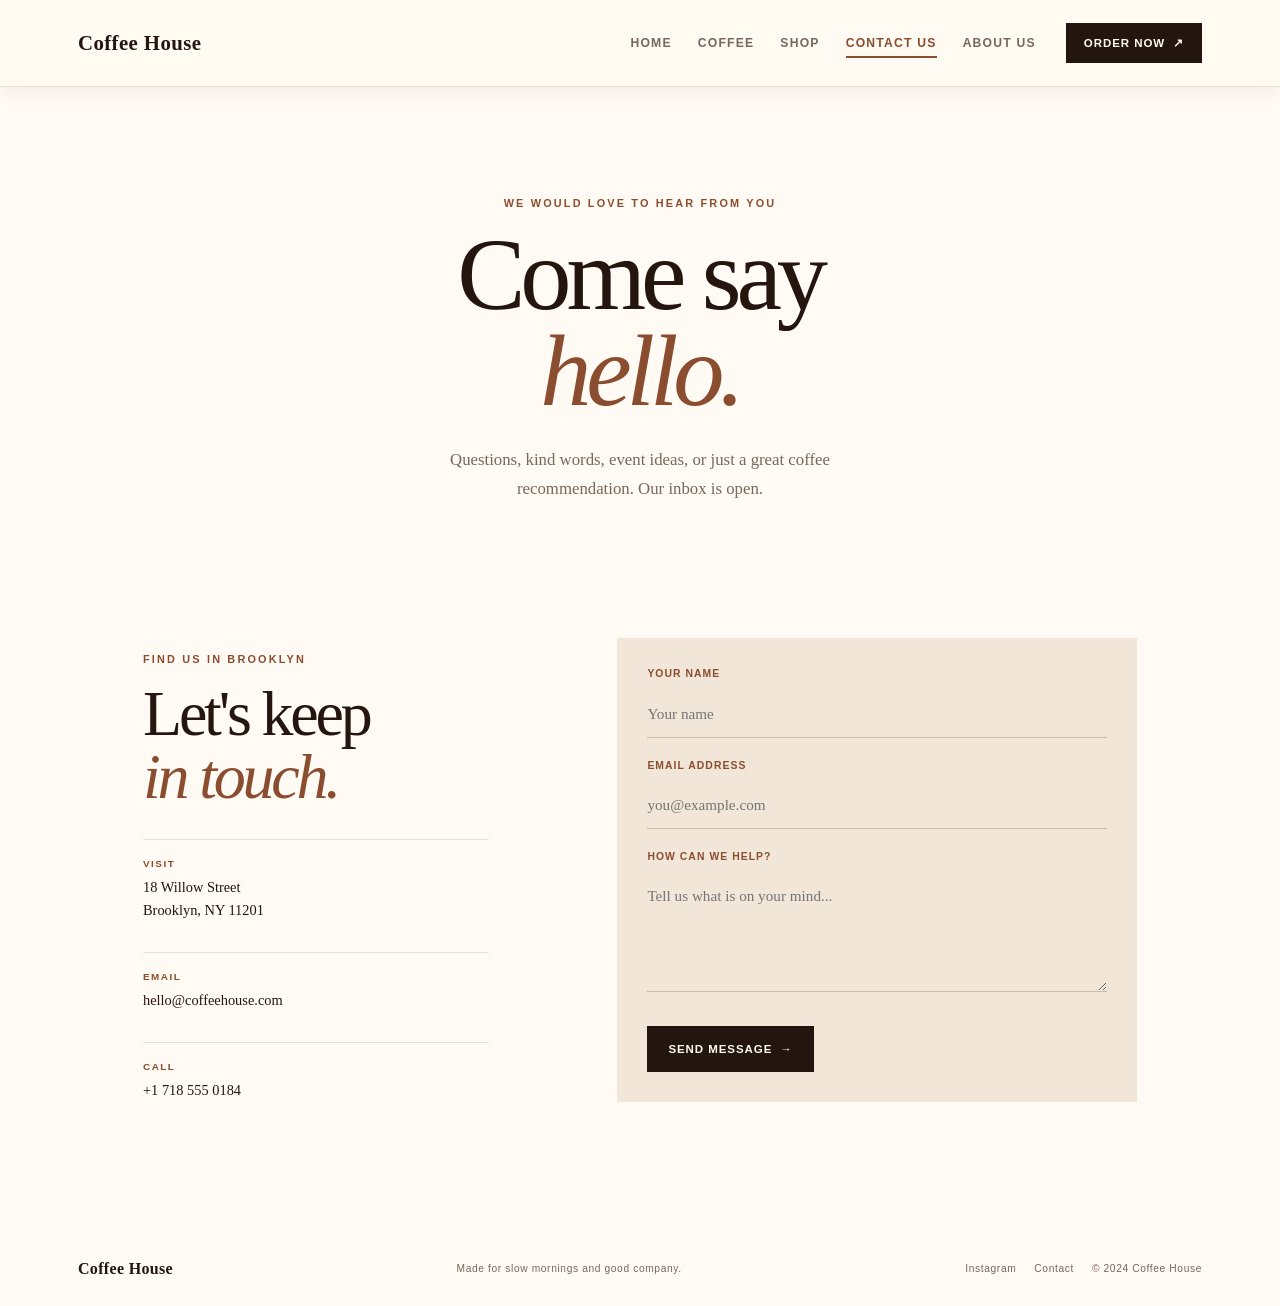
<file: contact.html>
<!DOCTYPE html>
<html lang="en">
<head>
    <meta charset="UTF-8">
    <meta name="viewport" content="width=device-width, initial-scale=1.0">
    <link rel="stylesheet" href="assets/css/style.css">
    <title>Contact Us | Coffee House</title>
</head>
<body>
    <nav class="navbar" aria-label="Main navigation"><div class="nav-inner">
        <a class="brand" href="index.html" aria-label="Coffee House home"><span>Coffee House</span></a>
        <input class="menu-toggle" type="checkbox" id="menu-toggle" aria-label="Toggle navigation menu"><label class="menu-button" for="menu-toggle" aria-hidden="true"><span></span><span></span><span></span></label>
        <div class="menu1"><ul class="ol1"><li><a href="index.html">Home</a></li><li><a href="coffee.html">Coffee</a></li><li><a href="shop.html">Shop</a></li><li><a class="active" href="contact.html">Contact Us</a></li><li><a href="about.html">About Us</a></li></ul><a class="order-button" href="order.html">Order now <span aria-hidden="true">&#8599;</span></a></div>
    </div></nav>
    <main>
        <section class="page-hero contact-hero"><p class="eyebrow">We would love to hear from you</p><h1>Come say<br><em>hello.</em></h1><p>Questions, kind words, event ideas, or just a great coffee recommendation. Our inbox is open.</p></section>
        <section class="contact-section"><div class="contact-details"><p class="eyebrow">Find us in Brooklyn</p><h2>Let's keep<br><em>in touch.</em></h2><div class="contact-detail"><span>Visit</span><strong>18 Willow Street<br>Brooklyn, NY 11201</strong></div><div class="contact-detail"><span>Email</span><a href="mailto:hello@coffeehouse.com">hello@coffeehouse.com</a></div><div class="contact-detail"><span>Call</span><a href="tel:+17185550184">+1 718 555 0184</a></div></div><form class="contact-form"><label for="name">Your name</label><input id="name" type="text" placeholder="Your name" required><label for="email">Email address</label><input id="email" type="email" placeholder="you@example.com" required><label for="message">How can we help?</label><textarea id="message" rows="5" placeholder="Tell us what is on your mind..."></textarea><button class="primary-button" type="submit">Send message <span aria-hidden="true">&#8594;</span></button></form></section>
    </main>
    <footer class="footer"><a class="brand" href="index.html"><span>Coffee House</span></a><p>Made for slow mornings and good company.</p><div class="footer-links"><a href="coffee.html">Instagram</a><a href="contact.html">Contact</a><span>&copy; 2024 Coffee House</span></div></footer>
</body>
</html>
</file>
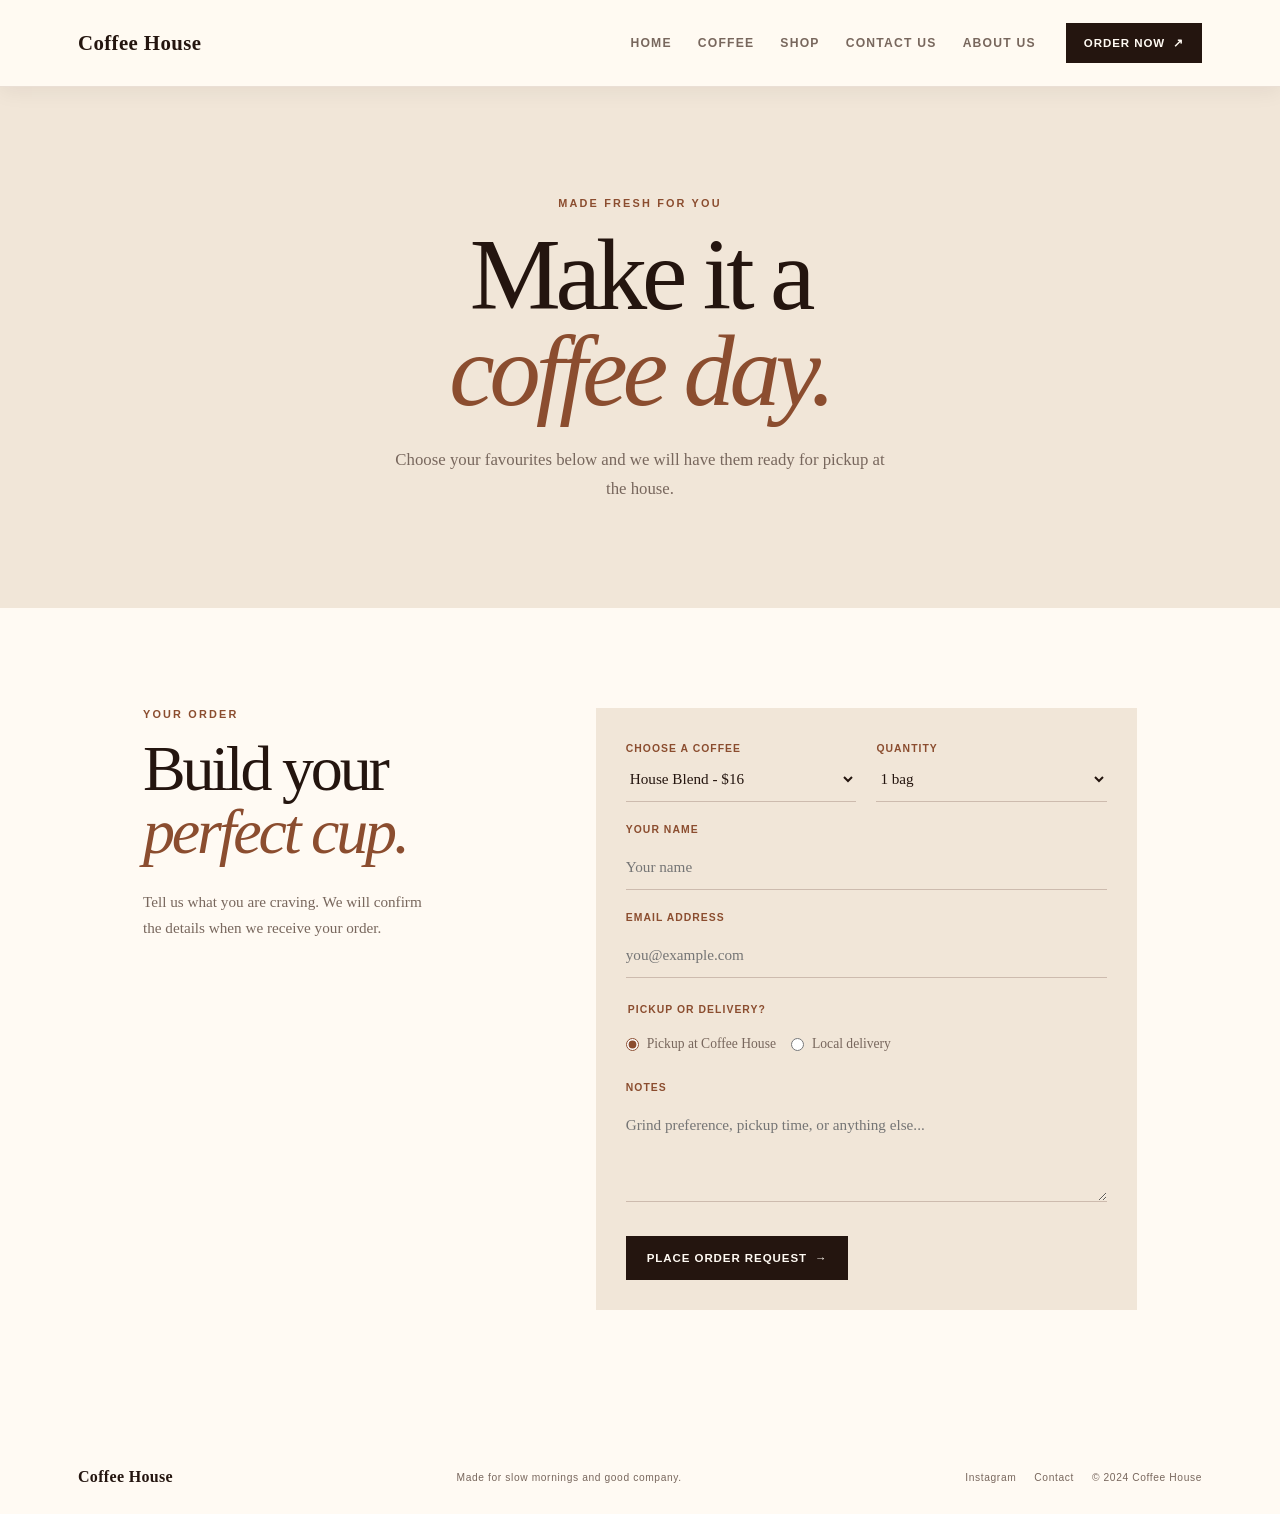
<file: order.html>
<!DOCTYPE html>
<html lang="en">
<head>
    <meta charset="UTF-8">
    <meta name="viewport" content="width=device-width, initial-scale=1.0">
    <link rel="stylesheet" href="assets/css/style.css">
    <title>Order Now | Coffee House</title>
</head>
<body>
    <nav class="navbar" aria-label="Main navigation"><div class="nav-inner">
        <a class="brand" href="index.html" aria-label="Coffee House home"><span>Coffee House</span></a>
        <input class="menu-toggle" type="checkbox" id="menu-toggle" aria-label="Toggle navigation menu"><label class="menu-button" for="menu-toggle" aria-hidden="true"><span></span><span></span><span></span></label>
        <div class="menu1"><ul class="ol1"><li><a href="index.html">Home</a></li><li><a href="coffee.html">Coffee</a></li><li><a href="shop.html">Shop</a></li><li><a href="contact.html">Contact Us</a></li><li><a href="about.html">About Us</a></li></ul><a class="order-button active" href="order.html">Order now <span aria-hidden="true">&#8599;</span></a></div>
    </div></nav>
    <main>
        <section class="page-hero order-hero"><p class="eyebrow">Made fresh for you</p><h1>Make it a<br><em>coffee day.</em></h1><p>Choose your favourites below and we will have them ready for pickup at the house.</p></section>
        <section class="order-section"><div class="order-intro"><p class="eyebrow">Your order</p><h2>Build your<br><em>perfect cup.</em></h2><p>Tell us what you are craving. We will confirm the details when we receive your order.</p></div><form class="order-form"><div class="form-row"><div><label for="coffee-choice">Choose a coffee</label><select id="coffee-choice"><option>House Blend - $16</option><option>Morning Light - $18</option><option>After Hours - $19</option><option>Night Train - $17</option></select></div><div><label for="quantity">Quantity</label><select id="quantity"><option>1 bag</option><option>2 bags</option><option>3 bags</option><option>4 bags</option></select></div></div><label for="order-name">Your name</label><input id="order-name" type="text" placeholder="Your name" required><label for="order-email">Email address</label><input id="order-email" type="email" placeholder="you@example.com" required><fieldset><legend>Pickup or delivery?</legend><label class="radio-label"><input type="radio" name="delivery" checked> Pickup at Coffee House</label><label class="radio-label"><input type="radio" name="delivery"> Local delivery</label></fieldset><label for="order-notes">Notes</label><textarea id="order-notes" rows="4" placeholder="Grind preference, pickup time, or anything else..."></textarea><button class="primary-button" type="submit">Place order request <span aria-hidden="true">&#8594;</span></button></form></section>
    </main>
    <footer class="footer"><a class="brand" href="index.html"><span>Coffee House</span></a><p>Made for slow mornings and good company.</p><div class="footer-links"><a href="coffee.html">Instagram</a><a href="contact.html">Contact</a><span>&copy; 2024 Coffee House</span></div></footer>
</body>
</html>
</file>
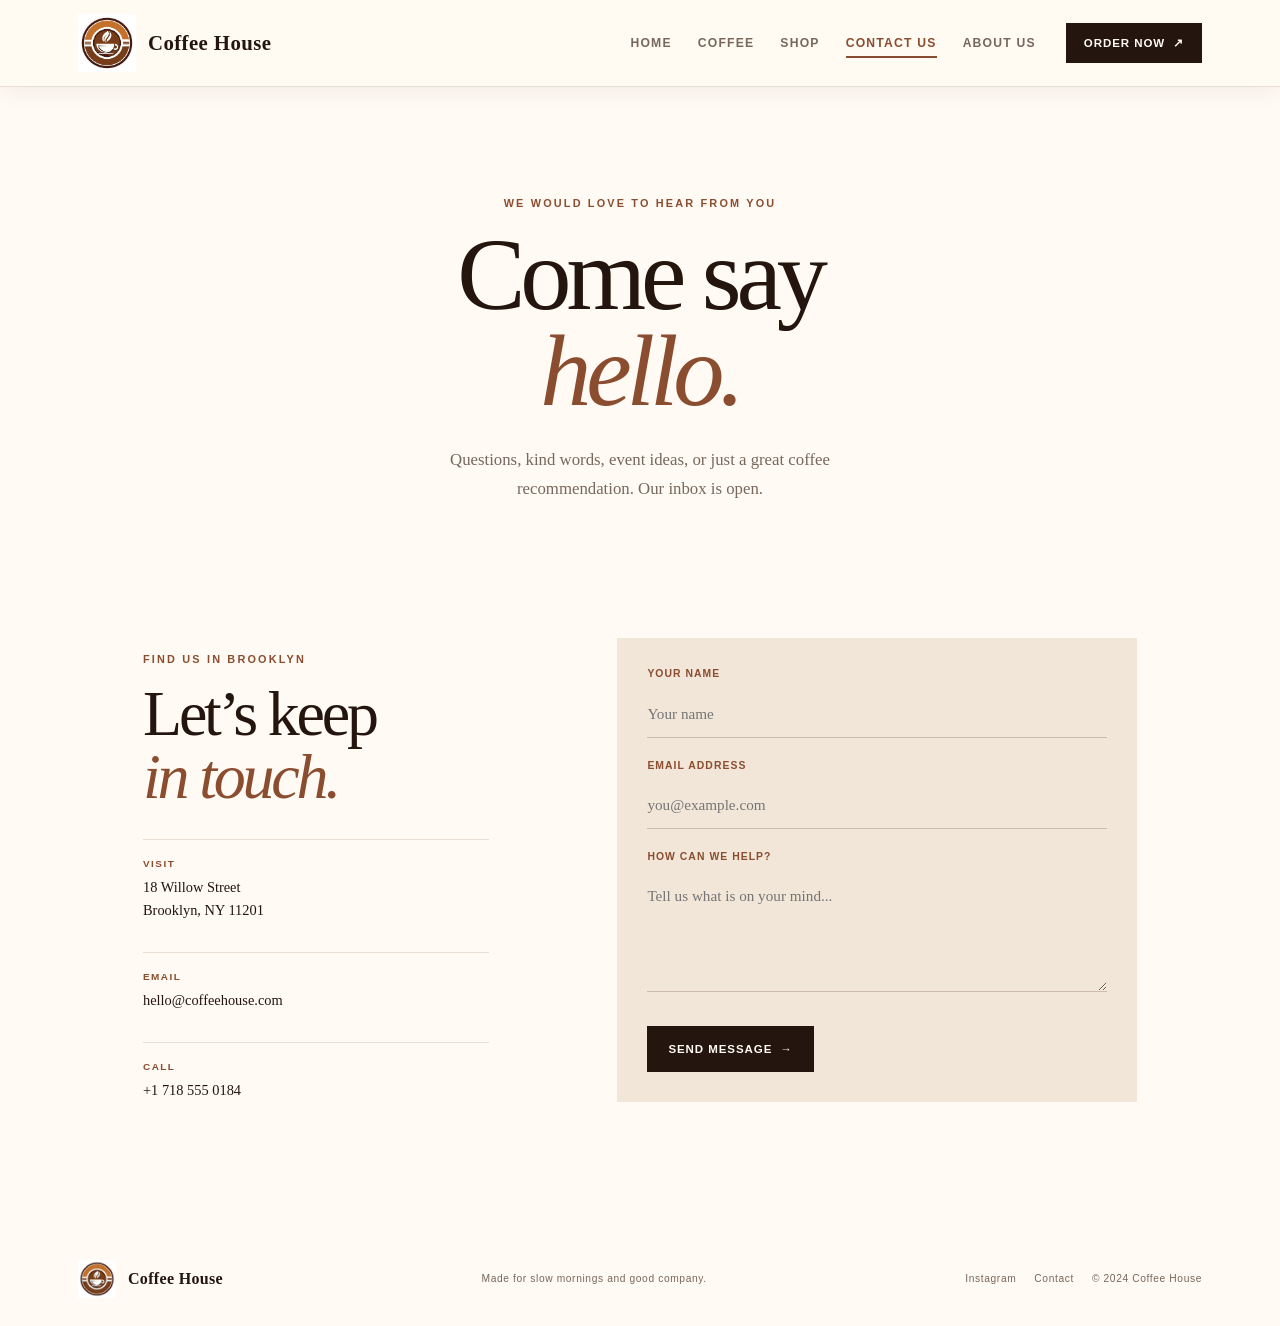
<file: COFFE HOUSE/contact.html>
<!DOCTYPE html>
<html lang="en">
<head>
    <meta charset="UTF-8">
    <meta name="viewport" content="width=device-width, initial-scale=1.0">
    <link rel="stylesheet" href="assets/CSS/index.css">
    <title>Contact Us | Coffee House</title>
</head>
<body>
    <nav class="navbar" aria-label="Main navigation"><div class="nav-inner">
        <a class="brand" href="index.html" aria-label="Coffee House home"><img src="assets/IMG/logo.png" alt="Coffee House logo"><span>Coffee House</span></a>
        <input class="menu-toggle" type="checkbox" id="menu-toggle" aria-label="Toggle navigation menu"><label class="menu-button" for="menu-toggle" aria-hidden="true"><span></span><span></span><span></span></label>
        <div class="menu1"><ul class="ol1"><li><a href="index.html">Home</a></li><li><a href="coffee.html">Coffee</a></li><li><a href="shop.html">Shop</a></li><li><a class="active" href="contact.html">Contact Us</a></li><li><a href="about.html">About Us</a></li></ul><a class="order-button" href="order.html">Order now <span aria-hidden="true">&#8599;</span></a></div>
    </div></nav>
    <main>
        <section class="page-hero contact-hero"><p class="eyebrow">We would love to hear from you</p><h1>Come say<br><em>hello.</em></h1><p>Questions, kind words, event ideas, or just a great coffee recommendation. Our inbox is open.</p></section>
        <section class="contact-section"><div class="contact-details"><p class="eyebrow">Find us in Brooklyn</p><h2>Let’s keep<br><em>in touch.</em></h2><div class="contact-detail"><span>Visit</span><strong>18 Willow Street<br>Brooklyn, NY 11201</strong></div><div class="contact-detail"><span>Email</span><a href="mailto:hello@coffeehouse.com">hello@coffeehouse.com</a></div><div class="contact-detail"><span>Call</span><a href="tel:+17185550184">+1 718 555 0184</a></div></div><form class="contact-form"><label for="name">Your name</label><input id="name" type="text" placeholder="Your name" required><label for="email">Email address</label><input id="email" type="email" placeholder="you@example.com" required><label for="message">How can we help?</label><textarea id="message" rows="5" placeholder="Tell us what is on your mind..."></textarea><button class="primary-button" type="submit">Send message <span aria-hidden="true">&#8594;</span></button></form></section>
    </main>
    <footer class="footer"><a class="brand" href="index.html"><img src="assets/IMG/logo.png" alt=""><span>Coffee House</span></a><p>Made for slow mornings and good company.</p><div class="footer-links"><a href="coffee.html">Instagram</a><a href="contact.html">Contact</a><span>© 2024 Coffee House</span></div></footer>
</body>
</html>
</file>
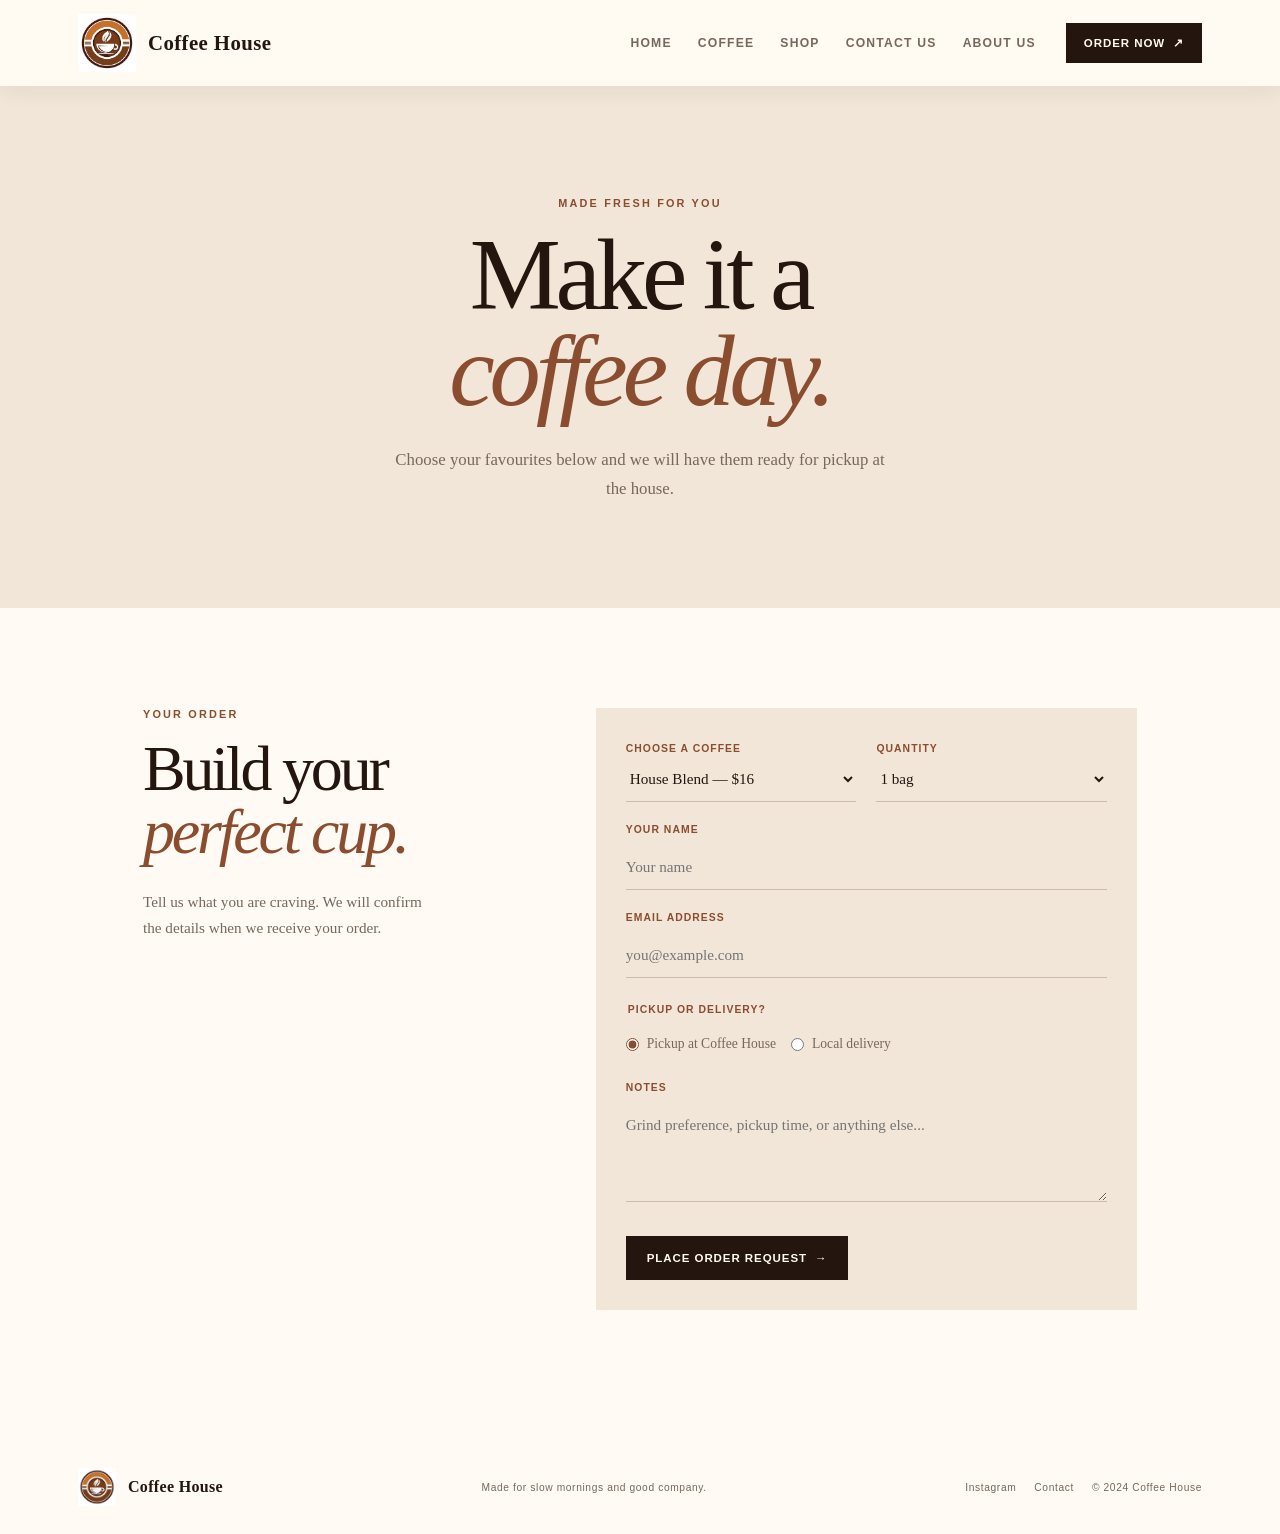
<file: COFFE HOUSE/order.html>
<!DOCTYPE html>
<html lang="en">
<head>
    <meta charset="UTF-8">
    <meta name="viewport" content="width=device-width, initial-scale=1.0">
    <link rel="stylesheet" href="assets/CSS/index.css">
    <title>Order Now | Coffee House</title>
</head>
<body>
    <nav class="navbar" aria-label="Main navigation"><div class="nav-inner">
        <a class="brand" href="index.html" aria-label="Coffee House home"><img src="assets/IMG/logo.png" alt="Coffee House logo"><span>Coffee House</span></a>
        <input class="menu-toggle" type="checkbox" id="menu-toggle" aria-label="Toggle navigation menu"><label class="menu-button" for="menu-toggle" aria-hidden="true"><span></span><span></span><span></span></label>
        <div class="menu1"><ul class="ol1"><li><a href="index.html">Home</a></li><li><a href="coffee.html">Coffee</a></li><li><a href="shop.html">Shop</a></li><li><a href="contact.html">Contact Us</a></li><li><a href="about.html">About Us</a></li></ul><a class="order-button active" href="order.html">Order now <span aria-hidden="true">&#8599;</span></a></div>
    </div></nav>
    <main>
        <section class="page-hero order-hero"><p class="eyebrow">Made fresh for you</p><h1>Make it a<br><em>coffee day.</em></h1><p>Choose your favourites below and we will have them ready for pickup at the house.</p></section>
        <section class="order-section"><div class="order-intro"><p class="eyebrow">Your order</p><h2>Build your<br><em>perfect cup.</em></h2><p>Tell us what you are craving. We will confirm the details when we receive your order.</p></div><form class="order-form"><div class="form-row"><div><label for="coffee-choice">Choose a coffee</label><select id="coffee-choice"><option>House Blend — $16</option><option>Morning Light — $18</option><option>After Hours — $19</option><option>Night Train — $17</option></select></div><div><label for="quantity">Quantity</label><select id="quantity"><option>1 bag</option><option>2 bags</option><option>3 bags</option><option>4 bags</option></select></div></div><label for="order-name">Your name</label><input id="order-name" type="text" placeholder="Your name" required><label for="order-email">Email address</label><input id="order-email" type="email" placeholder="you@example.com" required><fieldset><legend>Pickup or delivery?</legend><label class="radio-label"><input type="radio" name="delivery" checked> Pickup at Coffee House</label><label class="radio-label"><input type="radio" name="delivery"> Local delivery</label></fieldset><label for="order-notes">Notes</label><textarea id="order-notes" rows="4" placeholder="Grind preference, pickup time, or anything else..."></textarea><button class="primary-button" type="submit">Place order request <span aria-hidden="true">&#8594;</span></button></form></section>
    </main>
    <footer class="footer"><a class="brand" href="index.html"><img src="assets/IMG/logo.png" alt=""><span>Coffee House</span></a><p>Made for slow mornings and good company.</p><div class="footer-links"><a href="coffee.html">Instagram</a><a href="contact.html">Contact</a><span>© 2024 Coffee House</span></div></footer>
</body>
</html>
</file>
<file: assets/css/style.css>
:root {
    --espresso: #24150f;
    --coffee: #8b4d2f;
    --terracotta: #c47752;
    --cream: #fffaf3;
    --sand: #f1e6d8;
    --muted: #78675d;
    --line: #eadfd5;
}

* { box-sizing: border-box; }
html { scroll-behavior: smooth; }
body { margin: 0; background: var(--cream); color: var(--espresso); font-family: Georgia, 'Times New Roman', serif; }
img { max-width: 100%; }
a { color: inherit; }

.navbar { position: relative; z-index: 10; border-bottom: 1px solid var(--line); background: rgba(255, 250, 243, .96); box-shadow: 0 5px 20px rgba(36, 21, 15, .06); }
.nav-inner { display: flex; align-items: center; justify-content: space-between; gap: 32px; max-width: 1180px; min-height: 86px; margin: 0 auto; padding: 12px 28px; }
.brand { display: inline-flex; align-items: center; gap: 12px; color: var(--espresso); font-size: 1.3rem; font-weight: 700; letter-spacing: .02em; text-decoration: none; white-space: nowrap; }
.brand img { display: block; width: 58px; height: 58px; object-fit: contain; }
.menu1, .ol1 { display: flex; align-items: center; }
.menu1 { gap: 30px; }
.ol1 { gap: 26px; margin: 0; padding: 0; list-style: none; }
.ol1 a { position: relative; display: inline-block; padding: 10px 0; color: var(--muted); font-family: Arial, Helvetica, sans-serif; font-size: .76rem; font-weight: 700; letter-spacing: .1em; text-decoration: none; text-transform: uppercase; transition: color 180ms ease; }
.ol1 a::after { position: absolute; right: 0; bottom: 2px; left: 0; height: 2px; background: var(--coffee); content: ''; transform: scaleX(0); transform-origin: right; transition: transform 180ms ease; }
.ol1 a:hover, .ol1 a:focus-visible, .ol1 a.active { color: var(--coffee); }
.ol1 a:hover::after, .ol1 a:focus-visible::after, .ol1 a.active::after { transform: scaleX(1); transform-origin: left; }
.order-button, .primary-button { display: inline-flex; align-items: center; gap: 8px; background: var(--espresso); color: var(--cream); font-family: Arial, Helvetica, sans-serif; font-size: .72rem; font-weight: 700; letter-spacing: .08em; text-decoration: none; text-transform: uppercase; transition: background 180ms ease, transform 180ms ease; }
.order-button { padding: 13px 18px; }
.order-button:hover, .order-button:focus-visible, .primary-button:hover, .primary-button:focus-visible { background: var(--coffee); transform: translateY(-2px); }
.menu-toggle, .menu-button { display: none; }

.hero { display: grid; grid-template-columns: minmax(0, .9fr) minmax(390px, 1.1fr); gap: clamp(35px, 7vw, 110px); align-items: center; max-width: 1180px; min-height: 610px; margin: 0 auto; padding: 74px 28px 84px; }
.hero-copy { animation: rise-in 700ms ease both; }
.eyebrow { margin: 0 0 18px; color: var(--coffee); font-family: Arial, Helvetica, sans-serif; font-size: .68rem; font-weight: 700; letter-spacing: .2em; text-transform: uppercase; }
h1, h2, h3, p { margin-top: 0; }
h1 { margin-bottom: 25px; font-size: clamp(3.5rem, 7vw, 6.4rem); font-weight: 400; line-height: .94; letter-spacing: -.05em; }
h1 em, h2 em { color: var(--coffee); font-style: italic; }
.hero-text { max-width: 355px; margin-bottom: 30px; color: var(--muted); font-size: 1.02rem; line-height: 1.7; }
.hero-actions { display: flex; align-items: center; gap: 26px; margin-bottom: 56px; }
.primary-button { padding: 16px 21px; }
.text-link { color: var(--espresso); font-family: Arial, Helvetica, sans-serif; font-size: .72rem; font-weight: 700; letter-spacing: .08em; text-decoration: none; text-transform: uppercase; }
.text-link:hover { color: var(--coffee); }
.hero-note { display: flex; align-items: center; gap: 12px; color: var(--muted); font-size: .78rem; line-height: 1.5; }
.hero-note strong { color: var(--espresso); font-weight: 400; }
.note-mark { color: var(--terracotta); font-size: 1.5rem; }
.hero-image-wrap { position: relative; animation: rise-in 700ms 120ms ease both; }
.hero-image { display: block; width: 100%; height: 510px; object-fit: cover; }
.image-label { position: absolute; right: 0; bottom: -20px; display: flex; gap: 10px; align-items: center; padding: 14px 19px; background: var(--sand); color: var(--coffee); font-family: Arial, Helvetica, sans-serif; font-size: .67rem; font-weight: 700; letter-spacing: .12em; text-transform: uppercase; }
.image-label span { color: var(--terracotta); }

.coffee-section { padding: 105px max(28px, calc((100vw - 1124px) / 2)) 115px; background: var(--sand); }
.section-heading { display: flex; align-items: end; justify-content: space-between; gap: 35px; margin-bottom: 43px; }
h2 { margin-bottom: 0; font-size: clamp(2.5rem, 5vw, 4.4rem); font-weight: 400; line-height: .98; letter-spacing: -.05em; }
.section-intro { max-width: 280px; margin-bottom: 4px; color: var(--muted); font-size: .95rem; line-height: 1.65; }
.coffee-grid { display: grid; grid-template-columns: repeat(3, 1fr); gap: 20px; }
.coffee-card { background: var(--cream); transition: transform 220ms ease, box-shadow 220ms ease; }
.coffee-card:hover { box-shadow: 0 15px 30px rgba(36, 21, 15, .1); transform: translateY(-5px); }
.card-image { position: relative; overflow: hidden; height: 270px; }
.card-image img { display: block; width: 100%; height: 100%; object-fit: cover; transition: transform 500ms ease; }
.coffee-card:hover .card-image img { transform: scale(1.05); }
.card-tag { position: absolute; top: 16px; left: 16px; padding: 7px 10px; background: var(--coffee); color: white; font-family: Arial, Helvetica, sans-serif; font-size: .6rem; font-weight: 700; letter-spacing: .12em; text-transform: uppercase; }
.light-tag { background: var(--cream); color: var(--coffee); }
.card-content { display: flex; align-items: start; justify-content: space-between; gap: 15px; padding: 22px 20px 24px; }
.card-content h3 { margin-bottom: 8px; font-size: 1.25rem; font-weight: 400; }
.card-content p { margin: 0; color: var(--muted); font-family: Arial, Helvetica, sans-serif; font-size: .67rem; letter-spacing: .03em; }
.card-content strong { color: var(--coffee); font-family: Arial, Helvetica, sans-serif; font-size: .82rem; font-weight: 700; }
.outline-button { display: inline-flex; gap: 20px; align-items: center; margin-top: 35px; padding: 14px 0; border-bottom: 1px solid var(--coffee); color: var(--coffee); font-family: Arial, Helvetica, sans-serif; font-size: .7rem; font-weight: 700; letter-spacing: .1em; text-decoration: none; text-transform: uppercase; }

.story-section { display: grid; grid-template-columns: minmax(280px, 1fr) minmax(300px, .8fr); gap: clamp(45px, 9vw, 135px); align-items: center; max-width: 1180px; margin: 0 auto; padding: 130px 28px; }
.story-image-wrap { position: relative; padding: 0 35px 35px 0; }
.story-image-wrap::after { position: absolute; right: 0; bottom: 0; z-index: -1; width: 85%; height: 75%; background: var(--sand); content: ''; }
.story-image-wrap img { display: block; width: 100%; height: 480px; object-fit: cover; }
.story-stamp { position: absolute; right: 3px; bottom: 21px; display: flex; align-items: center; justify-content: center; flex-direction: column; width: 88px; height: 88px; border: 1px solid var(--terracotta); border-radius: 50%; background: var(--cream); color: var(--coffee); font-family: Arial, Helvetica, sans-serif; font-size: .58rem; letter-spacing: .14em; line-height: 1.4; text-align: center; text-transform: uppercase; }
.story-stamp strong { font-size: .78rem; }
.story-copy { max-width: 430px; }
.story-copy h2 { margin-bottom: 27px; }
.story-copy p:not(.eyebrow) { color: var(--muted); font-size: .98rem; line-height: 1.75; }
.story-copy .text-link { display: inline-block; margin-top: 16px; }

.visit-section { display: grid; grid-template-columns: 1fr 1fr; min-height: 485px; background: var(--espresso); color: var(--cream); }
.visit-content { padding: 85px max(28px, calc((100vw - 1124px) / 2)); padding-right: 70px; }
.visit-content .eyebrow { color: #d99a75; }
.visit-content h2 { margin-bottom: 36px; }
.visit-details { display: flex; gap: 60px; margin-bottom: 35px; }
.visit-details div { display: grid; gap: 8px; }
.visit-details span { color: #c39b86; font-family: Arial, Helvetica, sans-serif; font-size: .62rem; font-weight: 700; letter-spacing: .15em; text-transform: uppercase; }
.visit-details strong { font-size: .87rem; font-weight: 400; line-height: 1.6; }
.visit-content .primary-button { background: var(--terracotta); }
.visit-content .primary-button:hover { background: #d68b64; }
.quote-card { display: flex; align-items: center; justify-content: center; flex-direction: column; background: var(--coffee); text-align: center; }
.quote-mark { height: 40px; color: #e1a581; font-size: 5rem; line-height: 1; }
blockquote { margin: 0 20px 22px; font-size: clamp(1.55rem, 2.8vw, 2.5rem); line-height: 1.2; }
.quote-line { width: 34px; height: 1px; background: #e1a581; }
.quote-card p { margin-top: 17px; color: #edc0a8; font-family: Arial, Helvetica, sans-serif; font-size: .62rem; letter-spacing: .1em; text-transform: uppercase; }

.footer { display: flex; align-items: center; justify-content: space-between; gap: 25px; max-width: 1180px; margin: 0 auto; padding: 28px; color: var(--muted); }
.footer .brand { color: var(--espresso); font-size: 1rem; }
.footer .brand img { width: 38px; height: 38px; }
.footer p, .footer-links { margin: 0; font-family: Arial, Helvetica, sans-serif; font-size: .64rem; letter-spacing: .06em; }
.footer-links { display: flex; gap: 18px; }
.footer-links a { text-decoration: none; }
.footer-links a:hover { color: var(--coffee); }

@keyframes rise-in { from { opacity: 0; transform: translateY(18px); } to { opacity: 1; transform: translateY(0); } }

@media (max-width: 800px) {
    .nav-inner { min-height: 74px; padding: 8px 20px; }
    .brand { font-size: 1.1rem; }
    .brand img { width: 48px; height: 48px; }
    .menu-button { display: flex; flex-direction: column; gap: 5px; padding: 10px; cursor: pointer; }
    .menu-button span { display: block; width: 24px; height: 2px; background: var(--espresso); }
    .menu1 { position: absolute; top: 74px; right: 20px; left: 20px; display: none; padding: 18px; border: 1px solid var(--line); background: var(--cream); box-shadow: 0 12px 28px rgba(36, 21, 15, .12); }
    .menu-toggle:checked ~ .menu1 { display: block; }
    .ol1 { align-items: stretch; flex-direction: column; gap: 4px; }
    .ol1 a { display: block; padding: 12px 4px; }
    .order-button { justify-content: center; margin-top: 12px; }
    .hero { grid-template-columns: 1fr; min-height: auto; padding: 70px 20px 95px; }
    h1 { font-size: clamp(3.4rem, 16vw, 5rem); }
    .hero-image { height: min(110vw, 500px); }
    .section-heading { align-items: start; flex-direction: column; }
    .coffee-section { padding: 80px 20px 85px; }
    .coffee-grid { grid-template-columns: 1fr; gap: 24px; }
    .card-image { height: min(70vw, 330px); }
    .story-section { grid-template-columns: 1fr; padding: 85px 20px; }
    .story-image-wrap img { height: min(110vw, 480px); }
    .story-copy { max-width: none; }
    .visit-section { grid-template-columns: 1fr; }
    .visit-content { padding: 75px 20px; }
    .visit-details { gap: 28px; }
    .quote-card { min-height: 310px; padding: 50px 20px; }
    .footer { align-items: start; flex-direction: column; padding: 28px 20px; }
    .footer-links { flex-wrap: wrap; line-height: 1.8; }
}

@media (prefers-reduced-motion: reduce) {
    *, *::before, *::after { scroll-behavior: auto !important; animation-duration: .01ms !important; transition-duration: .01ms !important; }
}

.page-hero { max-width: 900px; margin: 0 auto; padding: 110px 28px 105px; text-align: center; }
.page-hero h1 { margin-bottom: 25px; font-size: clamp(3.6rem, 8vw, 6.5rem); }
.page-hero > p:last-child { max-width: 490px; margin: 0 auto; color: var(--muted); font-size: 1.05rem; line-height: 1.75; }
.shop-hero, .order-hero { background: var(--sand); max-width: none; }
.catalog-section, .product-section { max-width: 1180px; margin: 0 auto; padding: 105px 28px 120px; }
.catalog-section { display: grid; grid-template-columns: .7fr 1.3fr; gap: clamp(40px, 8vw, 120px); }
.catalog-intro h2, .about-copy h2, .contact-details h2, .order-intro h2 { margin-bottom: 25px; }
.catalog-intro > p:last-child, .order-intro > p:last-child { max-width: 300px; color: var(--muted); font-size: .95rem; line-height: 1.75; }
.catalog-list { border-top: 1px solid var(--line); }
.catalog-item { display: grid; grid-template-columns: 92px 1fr auto; gap: 22px; align-items: center; padding: 20px 0; border-bottom: 1px solid var(--line); }
.catalog-item img { width: 92px; height: 92px; object-fit: cover; }
.item-number { color: var(--terracotta); font-family: Arial, Helvetica, sans-serif; font-size: .65rem; font-weight: 700; letter-spacing: .1em; }
.catalog-item h3 { margin: 7px 0; font-size: 1.4rem; font-weight: 400; }
.catalog-item p { margin: 0; color: var(--muted); font-family: Arial, Helvetica, sans-serif; font-size: .67rem; }
.catalog-item > strong { color: var(--coffee); font-family: Arial, Helvetica, sans-serif; font-size: .85rem; }
.dark-banner { display: flex; align-items: center; justify-content: space-between; gap: 30px; padding: 80px max(28px, calc((100vw - 1124px) / 2)); background: var(--espresso); color: var(--cream); }
.dark-banner .eyebrow { margin-bottom: 10px; color: #d99a75; }
.dark-banner h2 { margin: 0; }
.dark-banner .primary-button { background: var(--terracotta); }
.dark-banner .primary-button:hover { background: #d68b64; }

.product-section { padding-top: 90px; }
.product-grid { display: grid; grid-template-columns: repeat(2, 1fr); gap: 35px 22px; }
.product-card { background: var(--sand); }
.product-image { position: relative; height: 330px; overflow: hidden; }
.product-image img { width: 100%; height: 100%; object-fit: cover; transition: transform 500ms ease; }
.product-card:hover .product-image img { transform: scale(1.05); }
.product-image span { position: absolute; top: 16px; left: 16px; padding: 7px 10px; background: var(--cream); color: var(--coffee); font-family: Arial, Helvetica, sans-serif; font-size: .6rem; font-weight: 700; letter-spacing: .1em; text-transform: uppercase; }
.product-info { display: grid; grid-template-columns: 1fr auto; gap: 7px 20px; padding: 22px; }
.product-info h3 { margin: 0; font-size: 1.35rem; font-weight: 400; }
.product-info p { grid-column: 1; margin: 0; color: var(--muted); font-family: Arial, Helvetica, sans-serif; font-size: .68rem; }
.product-info strong { grid-column: 2; grid-row: 1 / span 2; align-self: center; color: var(--coffee); font-family: Arial, Helvetica, sans-serif; font-size: .85rem; }
.product-info a { grid-column: 1 / -1; width: fit-content; margin-top: 13px; color: var(--coffee); font-family: Arial, Helvetica, sans-serif; font-size: .68rem; font-weight: 700; letter-spacing: .08em; text-decoration: none; text-transform: uppercase; }

.about-story { display: grid; grid-template-columns: 1fr 1fr; gap: clamp(45px, 9vw, 125px); align-items: center; max-width: 1180px; margin: 0 auto; padding: 40px 28px 130px; }
.about-photo { position: relative; padding: 0 35px 35px 0; }
.about-photo::after { position: absolute; right: 0; bottom: 0; z-index: -1; width: 82%; height: 78%; background: var(--sand); content: ''; }
.about-photo > img { display: block; width: 100%; height: 530px; object-fit: cover; }
.about-copy { max-width: 445px; }
.about-copy > p:not(.eyebrow) { color: var(--muted); font-size: .98rem; line-height: 1.75; }
.values { display: flex; gap: 34px; margin-top: 35px; padding-top: 22px; border-top: 1px solid var(--line); }
.values div { display: grid; gap: 8px; }
.values strong { color: var(--terracotta); font-family: Arial, Helvetica, sans-serif; font-size: .65rem; }
.values span { font-size: .82rem; }
.team-section { display: flex; justify-content: space-between; gap: 35px; padding: 95px max(28px, calc((100vw - 1124px) / 2)); background: var(--sand); }
.team-section h2 { margin: 0; }
.team-section > p { max-width: 300px; margin: 20px 0 0; color: var(--muted); font-size: .95rem; line-height: 1.7; }

.contact-section, .order-section { display: grid; grid-template-columns: .8fr 1.2fr; gap: clamp(45px, 10vw, 150px); max-width: 1050px; margin: 0 auto; padding: 30px 28px 130px; }
.contact-details { padding-top: 15px; }
.contact-detail { display: grid; gap: 7px; margin-top: 30px; padding-top: 18px; border-top: 1px solid var(--line); }
.contact-detail span { color: var(--coffee); font-family: Arial, Helvetica, sans-serif; font-size: .62rem; font-weight: 700; letter-spacing: .15em; text-transform: uppercase; }
.contact-detail strong, .contact-detail a { font-size: .9rem; font-weight: 400; line-height: 1.6; text-decoration: none; }
.contact-detail a:hover { color: var(--coffee); }
.contact-form, .order-form { display: grid; gap: 10px; padding: 30px; background: var(--sand); }
.contact-form label, .order-form label, .order-form legend { color: var(--coffee); font-family: Arial, Helvetica, sans-serif; font-size: .65rem; font-weight: 700; letter-spacing: .1em; text-transform: uppercase; }
.contact-form input, .contact-form textarea, .order-form input, .order-form textarea, .order-form select { width: 100%; margin-bottom: 12px; padding: 13px 0; border: 0; border-bottom: 1px solid #cdbbae; border-radius: 0; outline: 0; background: transparent; color: var(--espresso); font: .95rem Georgia, 'Times New Roman', serif; }
.contact-form input:focus, .contact-form textarea:focus, .order-form input:focus, .order-form textarea:focus, .order-form select:focus { border-bottom-color: var(--coffee); }
.contact-form textarea, .order-form textarea { resize: vertical; }
.contact-form .primary-button, .order-form .primary-button { width: fit-content; margin-top: 12px; border: 0; cursor: pointer; }
.order-section { grid-template-columns: .75fr 1.25fr; padding-top: 100px; }
.order-form { gap: 10px; }
.form-row { display: grid; grid-template-columns: 1fr 1fr; gap: 20px; }
.order-form fieldset { display: flex; flex-wrap: wrap; gap: 15px; margin: 4px 0 16px; padding: 16px 0 4px; border: 0; border-top: 1px solid #cdbbae; }
.order-form legend { width: 100%; margin-bottom: 5px; }
.radio-label { display: flex; align-items: center; gap: 8px; color: var(--muted) !important; font-family: Georgia, 'Times New Roman', serif !important; font-size: .85rem !important; font-weight: 400 !important; letter-spacing: 0 !important; text-transform: none !important; }
.radio-label input { width: auto; margin: 0; accent-color: var(--coffee); }

@media (max-width: 800px) {
    .page-hero { padding: 75px 20px 70px; }
    .catalog-section, .contact-section, .order-section { grid-template-columns: 1fr; padding: 75px 20px 85px; }
    .catalog-section { gap: 45px; }
    .dark-banner, .team-section { align-items: start; flex-direction: column; padding: 70px 20px; }
    .product-section { padding: 75px 20px 85px; }
    .product-grid { grid-template-columns: 1fr; }
    .product-image { height: min(80vw, 350px); }
    .about-story { grid-template-columns: 1fr; padding: 35px 20px 85px; }
    .about-photo > img { height: min(110vw, 530px); }
    .about-copy { max-width: none; }
    .contact-section { gap: 60px; }
    .order-section { gap: 45px; }
    .form-row { grid-template-columns: 1fr; gap: 0; }
}
</file>
<file: COFFE HOUSE/assets/CSS/index.css>
:root {
    --espresso: #24150f;
    --coffee: #8b4d2f;
    --terracotta: #c47752;
    --cream: #fffaf3;
    --sand: #f1e6d8;
    --muted: #78675d;
    --line: #eadfd5;
}

* { box-sizing: border-box; }
html { scroll-behavior: smooth; }
body { margin: 0; background: var(--cream); color: var(--espresso); font-family: Georgia, 'Times New Roman', serif; }
img { max-width: 100%; }
a { color: inherit; }

.navbar { position: relative; z-index: 10; border-bottom: 1px solid var(--line); background: rgba(255, 250, 243, .96); box-shadow: 0 5px 20px rgba(36, 21, 15, .06); }
.nav-inner { display: flex; align-items: center; justify-content: space-between; gap: 32px; max-width: 1180px; min-height: 86px; margin: 0 auto; padding: 12px 28px; }
.brand { display: inline-flex; align-items: center; gap: 12px; color: var(--espresso); font-size: 1.3rem; font-weight: 700; letter-spacing: .02em; text-decoration: none; white-space: nowrap; }
.brand img { display: block; width: 58px; height: 58px; object-fit: contain; }
.menu1, .ol1 { display: flex; align-items: center; }
.menu1 { gap: 30px; }
.ol1 { gap: 26px; margin: 0; padding: 0; list-style: none; }
.ol1 a { position: relative; display: inline-block; padding: 10px 0; color: var(--muted); font-family: Arial, Helvetica, sans-serif; font-size: .76rem; font-weight: 700; letter-spacing: .1em; text-decoration: none; text-transform: uppercase; transition: color 180ms ease; }
.ol1 a::after { position: absolute; right: 0; bottom: 2px; left: 0; height: 2px; background: var(--coffee); content: ''; transform: scaleX(0); transform-origin: right; transition: transform 180ms ease; }
.ol1 a:hover, .ol1 a:focus-visible, .ol1 a.active { color: var(--coffee); }
.ol1 a:hover::after, .ol1 a:focus-visible::after, .ol1 a.active::after { transform: scaleX(1); transform-origin: left; }
.order-button, .primary-button { display: inline-flex; align-items: center; gap: 8px; background: var(--espresso); color: var(--cream); font-family: Arial, Helvetica, sans-serif; font-size: .72rem; font-weight: 700; letter-spacing: .08em; text-decoration: none; text-transform: uppercase; transition: background 180ms ease, transform 180ms ease; }
.order-button { padding: 13px 18px; }
.order-button:hover, .order-button:focus-visible, .primary-button:hover, .primary-button:focus-visible { background: var(--coffee); transform: translateY(-2px); }
.menu-toggle, .menu-button { display: none; }

.hero { display: grid; grid-template-columns: minmax(0, .9fr) minmax(390px, 1.1fr); gap: clamp(35px, 7vw, 110px); align-items: center; max-width: 1180px; min-height: 610px; margin: 0 auto; padding: 74px 28px 84px; }
.hero-copy { animation: rise-in 700ms ease both; }
.eyebrow { margin: 0 0 18px; color: var(--coffee); font-family: Arial, Helvetica, sans-serif; font-size: .68rem; font-weight: 700; letter-spacing: .2em; text-transform: uppercase; }
h1, h2, h3, p { margin-top: 0; }
h1 { margin-bottom: 25px; font-size: clamp(3.5rem, 7vw, 6.4rem); font-weight: 400; line-height: .94; letter-spacing: -.05em; }
h1 em, h2 em { color: var(--coffee); font-style: italic; }
.hero-text { max-width: 355px; margin-bottom: 30px; color: var(--muted); font-size: 1.02rem; line-height: 1.7; }
.hero-actions { display: flex; align-items: center; gap: 26px; margin-bottom: 56px; }
.primary-button { padding: 16px 21px; }
.text-link { color: var(--espresso); font-family: Arial, Helvetica, sans-serif; font-size: .72rem; font-weight: 700; letter-spacing: .08em; text-decoration: none; text-transform: uppercase; }
.text-link:hover { color: var(--coffee); }
.hero-note { display: flex; align-items: center; gap: 12px; color: var(--muted); font-size: .78rem; line-height: 1.5; }
.hero-note strong { color: var(--espresso); font-weight: 400; }
.note-mark { color: var(--terracotta); font-size: 1.5rem; }
.hero-image-wrap { position: relative; animation: rise-in 700ms 120ms ease both; }
.hero-image { display: block; width: 100%; height: 510px; object-fit: cover; }
.image-label { position: absolute; right: 0; bottom: -20px; display: flex; gap: 10px; align-items: center; padding: 14px 19px; background: var(--sand); color: var(--coffee); font-family: Arial, Helvetica, sans-serif; font-size: .67rem; font-weight: 700; letter-spacing: .12em; text-transform: uppercase; }
.image-label span { color: var(--terracotta); }

.coffee-section { padding: 105px max(28px, calc((100vw - 1124px) / 2)) 115px; background: var(--sand); }
.section-heading { display: flex; align-items: end; justify-content: space-between; gap: 35px; margin-bottom: 43px; }
h2 { margin-bottom: 0; font-size: clamp(2.5rem, 5vw, 4.4rem); font-weight: 400; line-height: .98; letter-spacing: -.05em; }
.section-intro { max-width: 280px; margin-bottom: 4px; color: var(--muted); font-size: .95rem; line-height: 1.65; }
.coffee-grid { display: grid; grid-template-columns: repeat(3, 1fr); gap: 20px; }
.coffee-card { background: var(--cream); transition: transform 220ms ease, box-shadow 220ms ease; }
.coffee-card:hover { box-shadow: 0 15px 30px rgba(36, 21, 15, .1); transform: translateY(-5px); }
.card-image { position: relative; overflow: hidden; height: 270px; }
.card-image img { display: block; width: 100%; height: 100%; object-fit: cover; transition: transform 500ms ease; }
.coffee-card:hover .card-image img { transform: scale(1.05); }
.card-tag { position: absolute; top: 16px; left: 16px; padding: 7px 10px; background: var(--coffee); color: white; font-family: Arial, Helvetica, sans-serif; font-size: .6rem; font-weight: 700; letter-spacing: .12em; text-transform: uppercase; }
.light-tag { background: var(--cream); color: var(--coffee); }
.card-content { display: flex; align-items: start; justify-content: space-between; gap: 15px; padding: 22px 20px 24px; }
.card-content h3 { margin-bottom: 8px; font-size: 1.25rem; font-weight: 400; }
.card-content p { margin: 0; color: var(--muted); font-family: Arial, Helvetica, sans-serif; font-size: .67rem; letter-spacing: .03em; }
.card-content strong { color: var(--coffee); font-family: Arial, Helvetica, sans-serif; font-size: .82rem; font-weight: 700; }
.outline-button { display: inline-flex; gap: 20px; align-items: center; margin-top: 35px; padding: 14px 0; border-bottom: 1px solid var(--coffee); color: var(--coffee); font-family: Arial, Helvetica, sans-serif; font-size: .7rem; font-weight: 700; letter-spacing: .1em; text-decoration: none; text-transform: uppercase; }

.story-section { display: grid; grid-template-columns: minmax(280px, 1fr) minmax(300px, .8fr); gap: clamp(45px, 9vw, 135px); align-items: center; max-width: 1180px; margin: 0 auto; padding: 130px 28px; }
.story-image-wrap { position: relative; padding: 0 35px 35px 0; }
.story-image-wrap::after { position: absolute; right: 0; bottom: 0; z-index: -1; width: 85%; height: 75%; background: var(--sand); content: ''; }
.story-image-wrap img { display: block; width: 100%; height: 480px; object-fit: cover; }
.story-stamp { position: absolute; right: 3px; bottom: 21px; display: flex; align-items: center; justify-content: center; flex-direction: column; width: 88px; height: 88px; border: 1px solid var(--terracotta); border-radius: 50%; background: var(--cream); color: var(--coffee); font-family: Arial, Helvetica, sans-serif; font-size: .58rem; letter-spacing: .14em; line-height: 1.4; text-align: center; text-transform: uppercase; }
.story-stamp strong { font-size: .78rem; }
.story-copy { max-width: 430px; }
.story-copy h2 { margin-bottom: 27px; }
.story-copy p:not(.eyebrow) { color: var(--muted); font-size: .98rem; line-height: 1.75; }
.story-copy .text-link { display: inline-block; margin-top: 16px; }

.visit-section { display: grid; grid-template-columns: 1fr 1fr; min-height: 485px; background: var(--espresso); color: var(--cream); }
.visit-content { padding: 85px max(28px, calc((100vw - 1124px) / 2)); padding-right: 70px; }
.visit-content .eyebrow { color: #d99a75; }
.visit-content h2 { margin-bottom: 36px; }
.visit-details { display: flex; gap: 60px; margin-bottom: 35px; }
.visit-details div { display: grid; gap: 8px; }
.visit-details span { color: #c39b86; font-family: Arial, Helvetica, sans-serif; font-size: .62rem; font-weight: 700; letter-spacing: .15em; text-transform: uppercase; }
.visit-details strong { font-size: .87rem; font-weight: 400; line-height: 1.6; }
.visit-content .primary-button { background: var(--terracotta); }
.visit-content .primary-button:hover { background: #d68b64; }
.quote-card { display: flex; align-items: center; justify-content: center; flex-direction: column; background: var(--coffee); text-align: center; }
.quote-mark { height: 40px; color: #e1a581; font-size: 5rem; line-height: 1; }
blockquote { margin: 0 20px 22px; font-size: clamp(1.55rem, 2.8vw, 2.5rem); line-height: 1.2; }
.quote-line { width: 34px; height: 1px; background: #e1a581; }
.quote-card p { margin-top: 17px; color: #edc0a8; font-family: Arial, Helvetica, sans-serif; font-size: .62rem; letter-spacing: .1em; text-transform: uppercase; }

.footer { display: flex; align-items: center; justify-content: space-between; gap: 25px; max-width: 1180px; margin: 0 auto; padding: 28px; color: var(--muted); }
.footer .brand { color: var(--espresso); font-size: 1rem; }
.footer .brand img { width: 38px; height: 38px; }
.footer p, .footer-links { margin: 0; font-family: Arial, Helvetica, sans-serif; font-size: .64rem; letter-spacing: .06em; }
.footer-links { display: flex; gap: 18px; }
.footer-links a { text-decoration: none; }
.footer-links a:hover { color: var(--coffee); }

@keyframes rise-in { from { opacity: 0; transform: translateY(18px); } to { opacity: 1; transform: translateY(0); } }

@media (max-width: 800px) {
    .nav-inner { min-height: 74px; padding: 8px 20px; }
    .brand { font-size: 1.1rem; }
    .brand img { width: 48px; height: 48px; }
    .menu-button { display: flex; flex-direction: column; gap: 5px; padding: 10px; cursor: pointer; }
    .menu-button span { display: block; width: 24px; height: 2px; background: var(--espresso); }
    .menu1 { position: absolute; top: 74px; right: 20px; left: 20px; display: none; padding: 18px; border: 1px solid var(--line); background: var(--cream); box-shadow: 0 12px 28px rgba(36, 21, 15, .12); }
    .menu-toggle:checked ~ .menu1 { display: block; }
    .ol1 { align-items: stretch; flex-direction: column; gap: 4px; }
    .ol1 a { display: block; padding: 12px 4px; }
    .order-button { justify-content: center; margin-top: 12px; }
    .hero { grid-template-columns: 1fr; min-height: auto; padding: 70px 20px 95px; }
    h1 { font-size: clamp(3.4rem, 16vw, 5rem); }
    .hero-image { height: min(110vw, 500px); }
    .section-heading { align-items: start; flex-direction: column; }
    .coffee-section { padding: 80px 20px 85px; }
    .coffee-grid { grid-template-columns: 1fr; gap: 24px; }
    .card-image { height: min(70vw, 330px); }
    .story-section { grid-template-columns: 1fr; padding: 85px 20px; }
    .story-image-wrap img { height: min(110vw, 480px); }
    .story-copy { max-width: none; }
    .visit-section { grid-template-columns: 1fr; }
    .visit-content { padding: 75px 20px; }
    .visit-details { gap: 28px; }
    .quote-card { min-height: 310px; padding: 50px 20px; }
    .footer { align-items: start; flex-direction: column; padding: 28px 20px; }
    .footer-links { flex-wrap: wrap; line-height: 1.8; }
}

@media (prefers-reduced-motion: reduce) {
    *, *::before, *::after { scroll-behavior: auto !important; animation-duration: .01ms !important; transition-duration: .01ms !important; }
}

.page-hero { max-width: 900px; margin: 0 auto; padding: 110px 28px 105px; text-align: center; }
.page-hero h1 { margin-bottom: 25px; font-size: clamp(3.6rem, 8vw, 6.5rem); }
.page-hero > p:last-child { max-width: 490px; margin: 0 auto; color: var(--muted); font-size: 1.05rem; line-height: 1.75; }
.shop-hero, .order-hero { background: var(--sand); max-width: none; }
.catalog-section, .product-section { max-width: 1180px; margin: 0 auto; padding: 105px 28px 120px; }
.catalog-section { display: grid; grid-template-columns: .7fr 1.3fr; gap: clamp(40px, 8vw, 120px); }
.catalog-intro h2, .about-copy h2, .contact-details h2, .order-intro h2 { margin-bottom: 25px; }
.catalog-intro > p:last-child, .order-intro > p:last-child { max-width: 300px; color: var(--muted); font-size: .95rem; line-height: 1.75; }
.catalog-list { border-top: 1px solid var(--line); }
.catalog-item { display: grid; grid-template-columns: 92px 1fr auto; gap: 22px; align-items: center; padding: 20px 0; border-bottom: 1px solid var(--line); }
.catalog-item img { width: 92px; height: 92px; object-fit: cover; }
.item-number { color: var(--terracotta); font-family: Arial, Helvetica, sans-serif; font-size: .65rem; font-weight: 700; letter-spacing: .1em; }
.catalog-item h3 { margin: 7px 0; font-size: 1.4rem; font-weight: 400; }
.catalog-item p { margin: 0; color: var(--muted); font-family: Arial, Helvetica, sans-serif; font-size: .67rem; }
.catalog-item > strong { color: var(--coffee); font-family: Arial, Helvetica, sans-serif; font-size: .85rem; }
.dark-banner { display: flex; align-items: center; justify-content: space-between; gap: 30px; padding: 80px max(28px, calc((100vw - 1124px) / 2)); background: var(--espresso); color: var(--cream); }
.dark-banner .eyebrow { margin-bottom: 10px; color: #d99a75; }
.dark-banner h2 { margin: 0; }
.dark-banner .primary-button { background: var(--terracotta); }
.dark-banner .primary-button:hover { background: #d68b64; }

.product-section { padding-top: 90px; }
.product-grid { display: grid; grid-template-columns: repeat(2, 1fr); gap: 35px 22px; }
.product-card { background: var(--sand); }
.product-image { position: relative; height: 330px; overflow: hidden; }
.product-image img { width: 100%; height: 100%; object-fit: cover; transition: transform 500ms ease; }
.product-card:hover .product-image img { transform: scale(1.05); }
.product-image span { position: absolute; top: 16px; left: 16px; padding: 7px 10px; background: var(--cream); color: var(--coffee); font-family: Arial, Helvetica, sans-serif; font-size: .6rem; font-weight: 700; letter-spacing: .1em; text-transform: uppercase; }
.product-info { display: grid; grid-template-columns: 1fr auto; gap: 7px 20px; padding: 22px; }
.product-info h3 { margin: 0; font-size: 1.35rem; font-weight: 400; }
.product-info p { grid-column: 1; margin: 0; color: var(--muted); font-family: Arial, Helvetica, sans-serif; font-size: .68rem; }
.product-info strong { grid-column: 2; grid-row: 1 / span 2; align-self: center; color: var(--coffee); font-family: Arial, Helvetica, sans-serif; font-size: .85rem; }
.product-info a { grid-column: 1 / -1; width: fit-content; margin-top: 13px; color: var(--coffee); font-family: Arial, Helvetica, sans-serif; font-size: .68rem; font-weight: 700; letter-spacing: .08em; text-decoration: none; text-transform: uppercase; }

.about-story { display: grid; grid-template-columns: 1fr 1fr; gap: clamp(45px, 9vw, 125px); align-items: center; max-width: 1180px; margin: 0 auto; padding: 40px 28px 130px; }
.about-photo { position: relative; padding: 0 35px 35px 0; }
.about-photo::after { position: absolute; right: 0; bottom: 0; z-index: -1; width: 82%; height: 78%; background: var(--sand); content: ''; }
.about-photo > img { display: block; width: 100%; height: 530px; object-fit: cover; }
.about-copy { max-width: 445px; }
.about-copy > p:not(.eyebrow) { color: var(--muted); font-size: .98rem; line-height: 1.75; }
.values { display: flex; gap: 34px; margin-top: 35px; padding-top: 22px; border-top: 1px solid var(--line); }
.values div { display: grid; gap: 8px; }
.values strong { color: var(--terracotta); font-family: Arial, Helvetica, sans-serif; font-size: .65rem; }
.values span { font-size: .82rem; }
.team-section { display: flex; justify-content: space-between; gap: 35px; padding: 95px max(28px, calc((100vw - 1124px) / 2)); background: var(--sand); }
.team-section h2 { margin: 0; }
.team-section > p { max-width: 300px; margin: 20px 0 0; color: var(--muted); font-size: .95rem; line-height: 1.7; }

.contact-section, .order-section { display: grid; grid-template-columns: .8fr 1.2fr; gap: clamp(45px, 10vw, 150px); max-width: 1050px; margin: 0 auto; padding: 30px 28px 130px; }
.contact-details { padding-top: 15px; }
.contact-detail { display: grid; gap: 7px; margin-top: 30px; padding-top: 18px; border-top: 1px solid var(--line); }
.contact-detail span { color: var(--coffee); font-family: Arial, Helvetica, sans-serif; font-size: .62rem; font-weight: 700; letter-spacing: .15em; text-transform: uppercase; }
.contact-detail strong, .contact-detail a { font-size: .9rem; font-weight: 400; line-height: 1.6; text-decoration: none; }
.contact-detail a:hover { color: var(--coffee); }
.contact-form, .order-form { display: grid; gap: 10px; padding: 30px; background: var(--sand); }
.contact-form label, .order-form label, .order-form legend { color: var(--coffee); font-family: Arial, Helvetica, sans-serif; font-size: .65rem; font-weight: 700; letter-spacing: .1em; text-transform: uppercase; }
.contact-form input, .contact-form textarea, .order-form input, .order-form textarea, .order-form select { width: 100%; margin-bottom: 12px; padding: 13px 0; border: 0; border-bottom: 1px solid #cdbbae; border-radius: 0; outline: 0; background: transparent; color: var(--espresso); font: .95rem Georgia, 'Times New Roman', serif; }
.contact-form input:focus, .contact-form textarea:focus, .order-form input:focus, .order-form textarea:focus, .order-form select:focus { border-bottom-color: var(--coffee); }
.contact-form textarea, .order-form textarea { resize: vertical; }
.contact-form .primary-button, .order-form .primary-button { width: fit-content; margin-top: 12px; border: 0; cursor: pointer; }
.order-section { grid-template-columns: .75fr 1.25fr; padding-top: 100px; }
.order-form { gap: 10px; }
.form-row { display: grid; grid-template-columns: 1fr 1fr; gap: 20px; }
.order-form fieldset { display: flex; flex-wrap: wrap; gap: 15px; margin: 4px 0 16px; padding: 16px 0 4px; border: 0; border-top: 1px solid #cdbbae; }
.order-form legend { width: 100%; margin-bottom: 5px; }
.radio-label { display: flex; align-items: center; gap: 8px; color: var(--muted) !important; font-family: Georgia, 'Times New Roman', serif !important; font-size: .85rem !important; font-weight: 400 !important; letter-spacing: 0 !important; text-transform: none !important; }
.radio-label input { width: auto; margin: 0; accent-color: var(--coffee); }

@media (max-width: 800px) {
    .page-hero { padding: 75px 20px 70px; }
    .catalog-section, .contact-section, .order-section { grid-template-columns: 1fr; padding: 75px 20px 85px; }
    .catalog-section { gap: 45px; }
    .dark-banner, .team-section { align-items: start; flex-direction: column; padding: 70px 20px; }
    .product-section { padding: 75px 20px 85px; }
    .product-grid { grid-template-columns: 1fr; }
    .product-image { height: min(80vw, 350px); }
    .about-story { grid-template-columns: 1fr; padding: 35px 20px 85px; }
    .about-photo > img { height: min(110vw, 530px); }
    .about-copy { max-width: none; }
    .contact-section { gap: 60px; }
    .order-section { gap: 45px; }
    .form-row { grid-template-columns: 1fr; gap: 0; }
}
</file>
